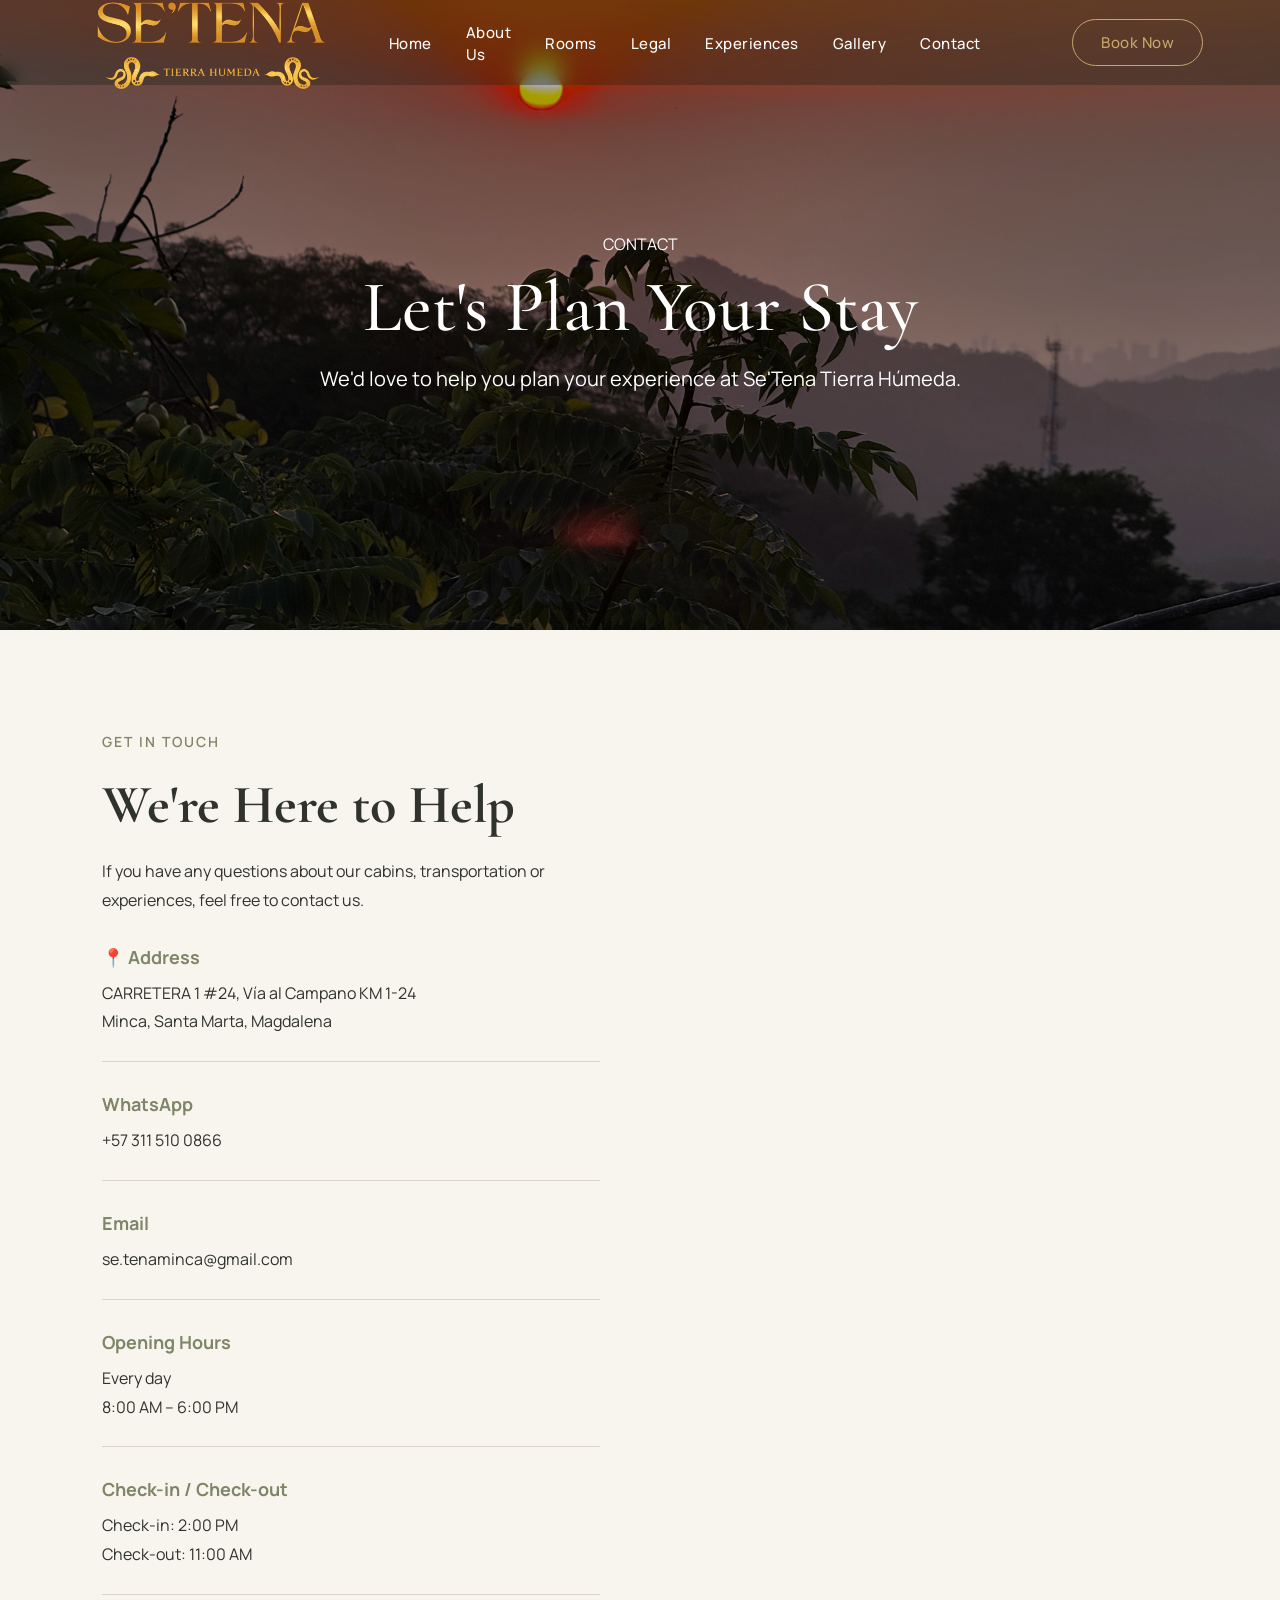
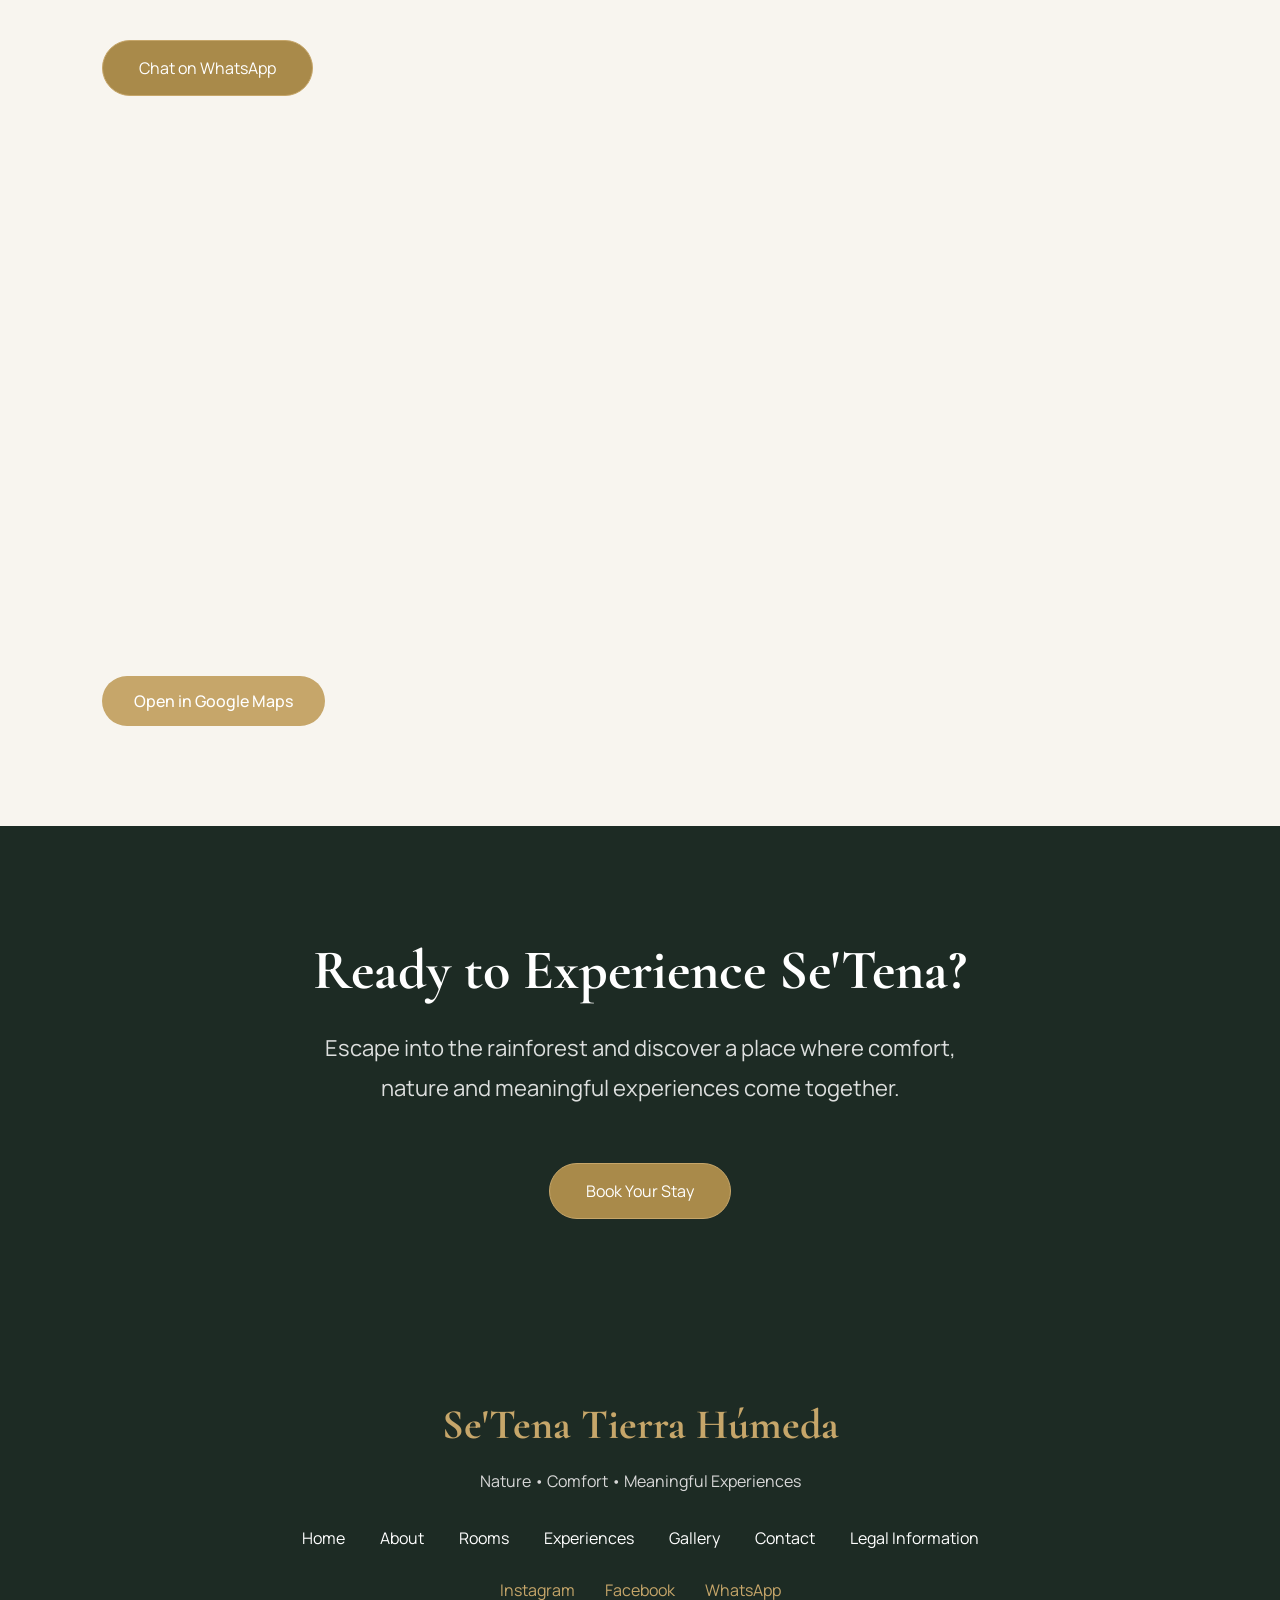
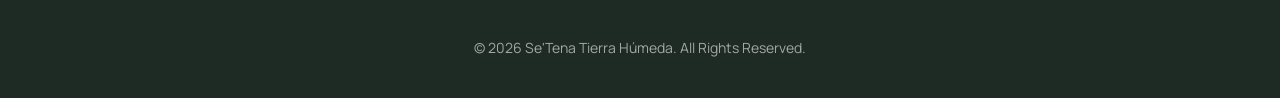
<file: contact.html>
<!DOCTYPE html>
<html lang="en">

<head>

<meta charset="UTF-8">
<meta name="viewport" content="width=device-width, initial-scale=1.0">

<title>Contact | Se'Tena Tierra Húmeda</title>

<link rel="stylesheet" href="css/variables.css">
<link rel="stylesheet" href="css/style.css">
<link rel="stylesheet" href="css/navbar.css">
<link rel="stylesheet" href="css/responsive.css">

<link rel="preconnect" href="https://fonts.googleapis.com">
<link rel="preconnect" href="https://fonts.gstatic.com" crossorigin>

<link href="https://fonts.googleapis.com/css2?family=Cormorant+Garamond:wght@500;600&family=Manrope:wght@300;400;500;600&display=swap" rel="stylesheet">
<!-- Google tag (gtag.js) -->
<script async src="https://www.googletagmanager.com/gtag/js?id=G-13XBKJQEXN"></script>
<script>
  window.dataLayer = window.dataLayer || [];
  function gtag(){dataLayer.push(arguments);}
  gtag('js', new Date());

  gtag('config', 'G-13XBKJQEXN');
</script>
</head>

<body>

<nav>

<div class="nav-left">

<a href="index.html" class="logo">

<img src="images/logo-white.png" alt="Se'Tena">

</a>

</div>

<button class="menu-toggle" id="menu-toggle">

☰

</button>

<div class="nav-center">

<ul>

<li><a href="index.html">Home</a></li>
<li><a href="about.html">About Us</a></li>
<li><a href="rooms.html">Rooms</a></li>
  <li><a href="legal.html">Legal</a></li>
<li><a href="experiences.html">Experiences</a></li>
<li><a href="gallery.html">Gallery</a></li>
<li><a href="contact.html">Contact</a></li>

</ul>

</div>

<div class="nav-right">

<a href="https://engine.lobbypms.com/setena-tierra-humeda"
class="book-btn"
target="_blank">

Book Now

</a>

</div>

</nav>

<header class="contact-hero">

<div class="about-overlay">

<span>CONTACT</span>

<h1>

Let's Plan
Your Stay

</h1>

<p>

We'd love to help you plan your experience at Se'Tena Tierra Húmeda.

</p>

</div>

</header>

<section class="contact-section">

<div class="contact-container">

<div class="contact-info">

<span class="section-subtitle">

GET IN TOUCH

</span>

<h2>

We're Here to Help

</h2>

<p>

If you have any questions about our cabins, transportation or experiences, feel free to contact us.

</p>

<div class="contact-card">

<h3>📍 Address</h3>

<p>

CARRETERA 1 #24, Vía al Campano KM 1-24<br>

Minca, Santa Marta, Magdalena

</p>

</div>

<div class="contact-card">

<h3> WhatsApp</h3>

<p>

+57 311 510 0866

</p>

</div>

<div class="contact-card">

<h3>Email</h3>

<p>

se.tenaminca@gmail.com

</p>

</div>

<div class="contact-card">

<h3> Opening Hours</h3>

<p>

Every day<br>

8:00 AM – 6:00 PM

</p>

</div>

<div class="contact-card">

<h3>Check-in / Check-out</h3>

<p>

Check-in: 2:00 PM<br>

Check-out: 11:00 AM

</p>

</div>

<a href="https://wa.me/573115100866"

class="hero-btn"

target="_blank">

Chat on WhatsApp

</a>

</div>
</div>

<div class="contact-map">

    <iframe
        src="https://www.google.com/maps/embed?pb=!1m18!1m12!1m3!1d502.44203789498187!2d-74.1077663331646!3d11.143797311449756!2m3!1f0!2f0!3f0!3m2!1i1024!2i768!4f13.1!3m3!1m2!1s0x8ef4f1874cd0b0bb%3A0xf02704dbe05af448!2sSeTena%20Tierra%20Humeda!5e0!3m2!1ses-419!2sco!4v1784142519962!5m2!1ses-419!2sco"
        width="100%"
        height="550"
        style="border:0;"
        allowfullscreen=""
        loading="lazy"
        referrerpolicy="strict-origin-when-cross-origin">

    </iframe>

    <a href="https://maps.app.goo.gl/NS21nCgKyqKjajK96"
       class="map-btn"
       target="_blank">

        Open in Google Maps

    </a>

</div>

</div>

</section>

<section class="about-cta">

    <h2>
        Ready to Experience Se'Tena?
    </h2>

    <p>

        Escape into the rainforest and discover a place where comfort,
        nature and meaningful experiences come together.

    </p>

    <a href="https://engine.lobbypms.com/setena-tierra-humeda"
       class="hero-btn"
       target="_blank">

        Book Your Stay

    </a>

</section>

<footer>

    <h3>Se'Tena Tierra Húmeda</h3>

    <p>

        Nature • Comfort • Meaningful Experiences

    </p>

    <div class="footer-links">

        <a href="index.html">Home</a>

        <a href="about.html">About</a>

        <a href="rooms.html">Rooms</a>

        <a href="experiences.html">Experiences</a>

        <a href="gallery.html">Gallery</a>

        <a href="contact.html">Contact</a>
      <a href="legal.html">Legal Information</a>

    </div>

    <div class="footer-social">

        <a href="https://www.instagram.com/se.tena_minca/"
           target="_blank">

            Instagram

        </a>

        <a href="https://www.facebook.com/profile.php?id=61589246484789&ref=PROFILE_EDIT_xav_ig_profile_page_web#"
           target="_blank">

            Facebook

        </a>

        <a href="https://wa.me/573115100866"
           target="_blank">

            WhatsApp

        </a>

    </div>

    <small>

        © 2026 Se'Tena Tierra Húmeda. All Rights Reserved.

    </small>

</footer>

<script src="js/main.js"></script>

</body>

</html>
</file>
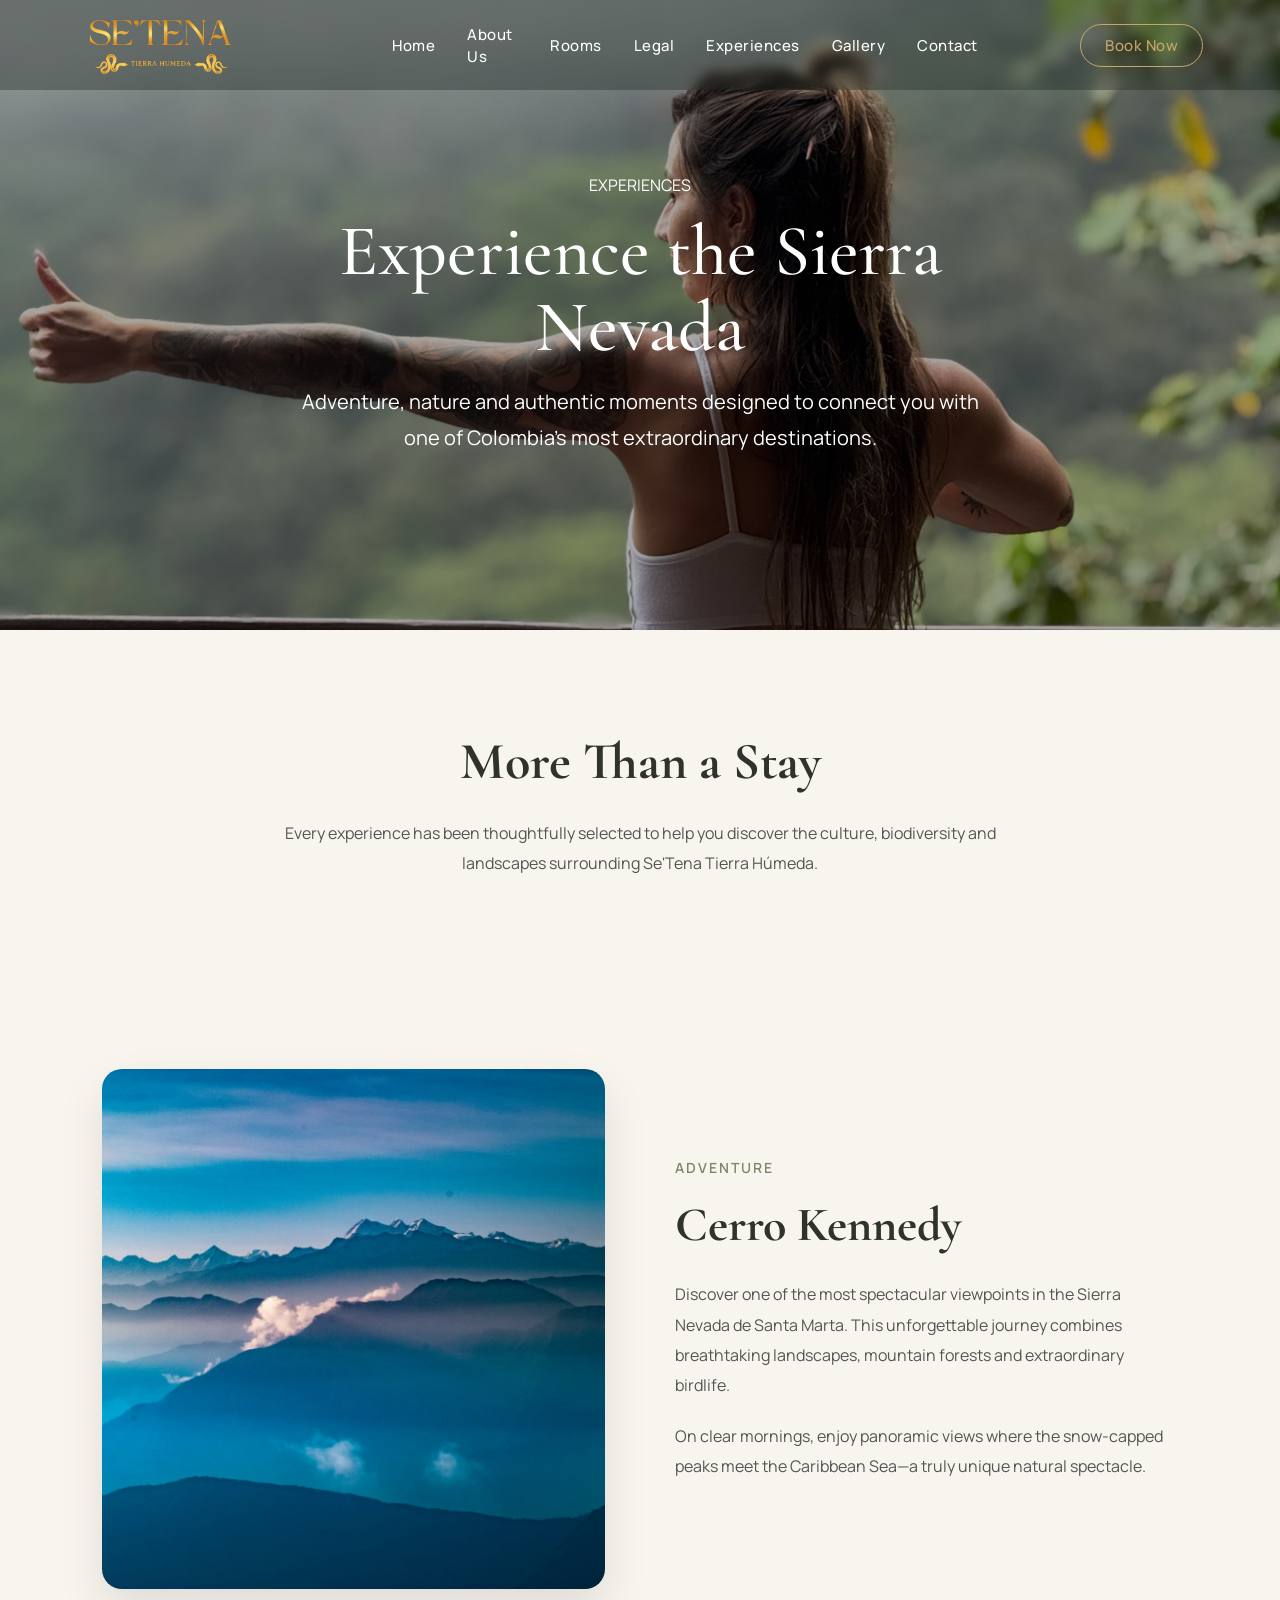
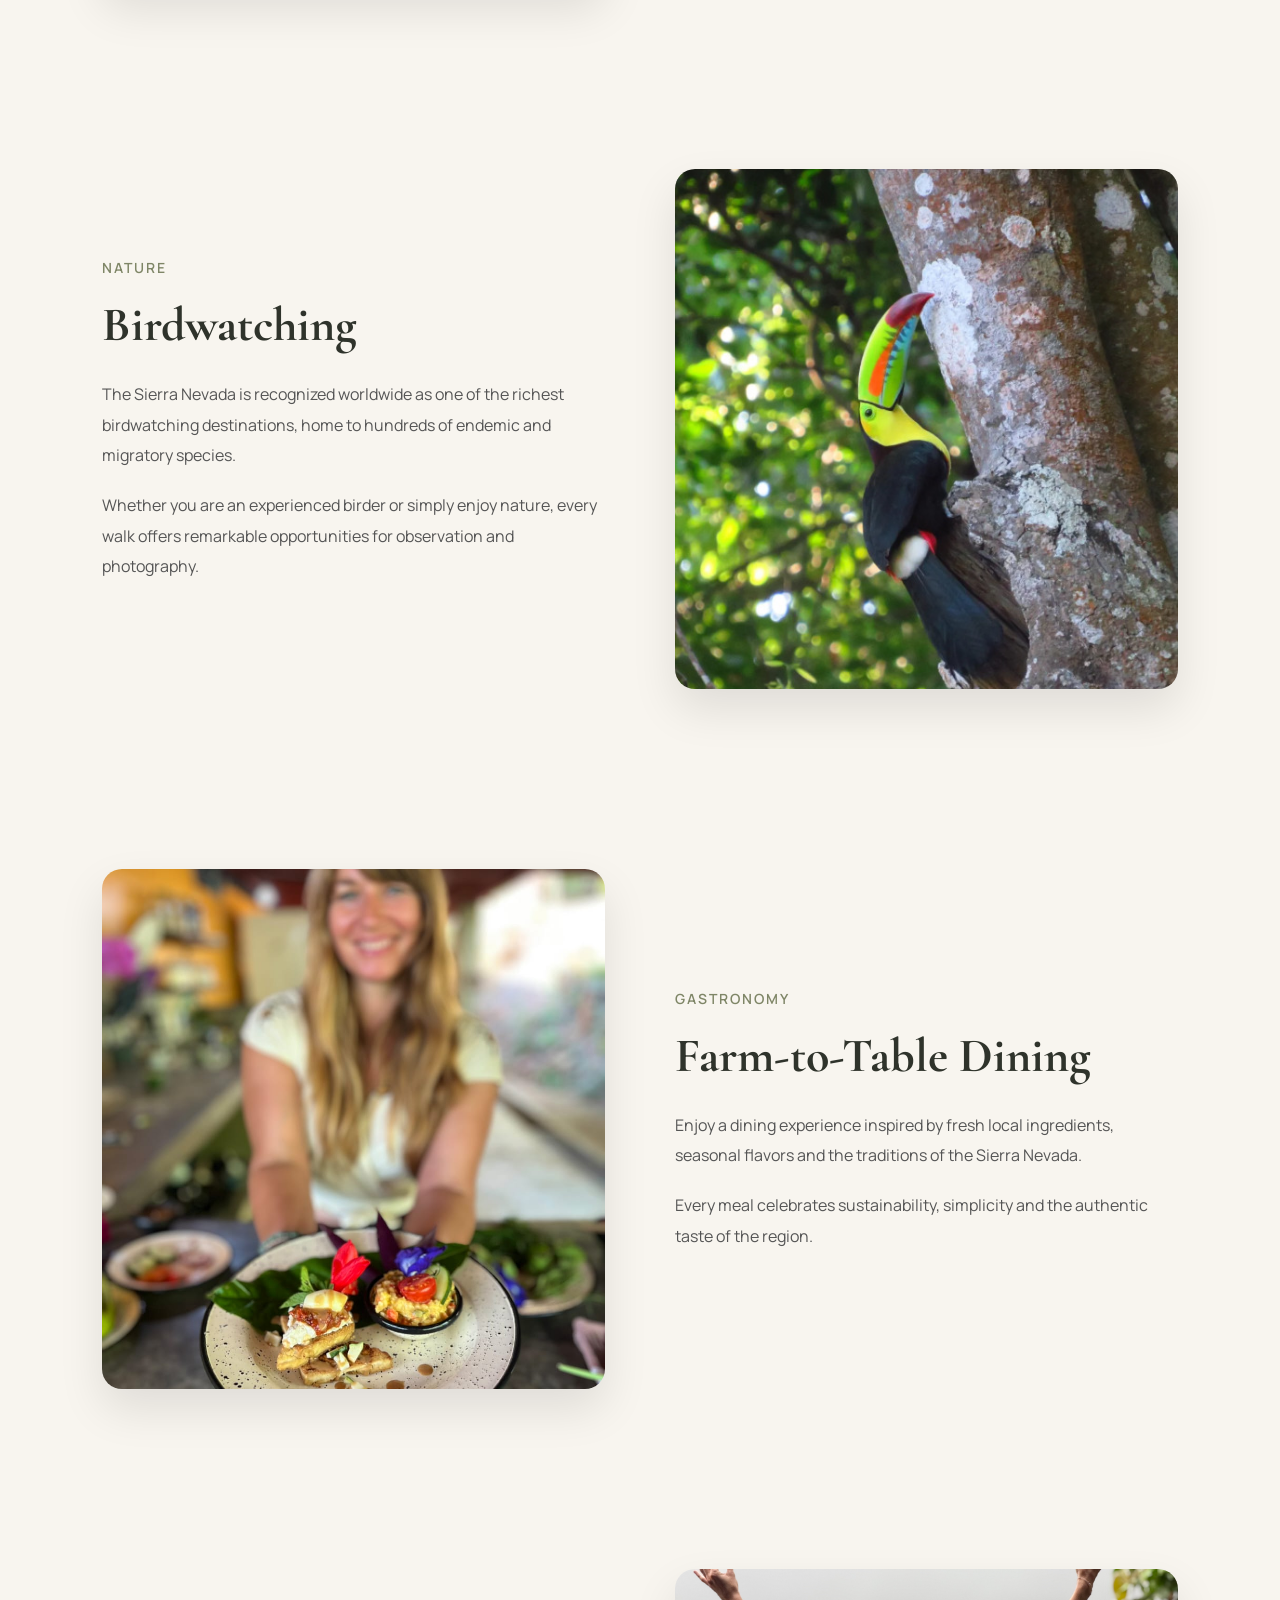
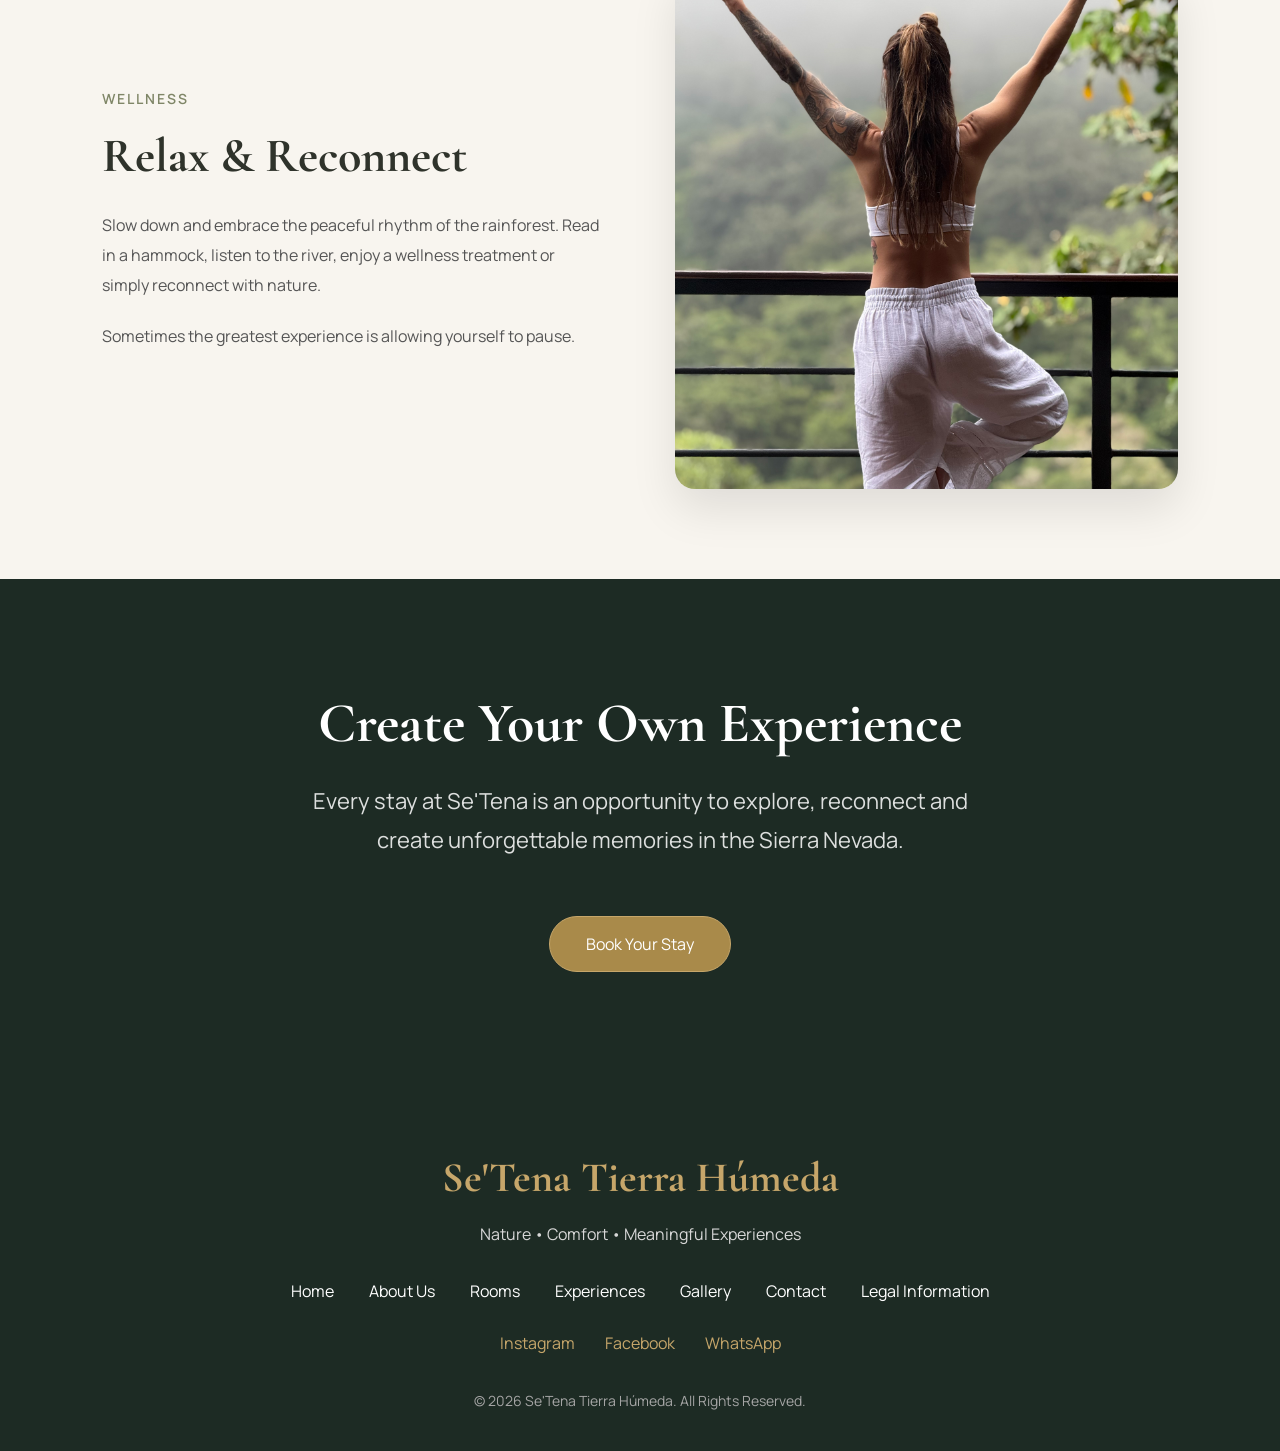
<file: experiences.html>
<!DOCTYPE html>
<html lang="en">

<head>

<meta charset="UTF-8">
<meta name="viewport" content="width=device-width, initial-scale=1.0">

<title>Experiences | Se'Tena Tierra Húmeda</title>

<link rel="stylesheet" href="css/variables.css">
<link rel="stylesheet" href="css/style.css">
<link rel="stylesheet" href="css/responsive.css">

<link rel="preconnect" href="https://fonts.googleapis.com">
<link rel="preconnect" href="https://fonts.gstatic.com" crossorigin>

<link href="https://fonts.googleapis.com/css2?family=Cormorant+Garamond:wght@500;600&family=Manrope:wght@300;400;500;600&display=swap" rel="stylesheet">
<!-- Google tag (gtag.js) -->
<script async src="https://www.googletagmanager.com/gtag/js?id=G-13XBKJQEXN"></script>
<script>
  window.dataLayer = window.dataLayer || [];
  function gtag(){dataLayer.push(arguments);}
  gtag('js', new Date());

  gtag('config', 'G-13XBKJQEXN');
</script>
</head>

<body>

<nav>

<div class="nav-left">

<a href="index.html" class="logo">

<img src="images/logo-white.png" alt="Se'Tena">

</a>

</div>

<button class="menu-toggle" id="menu-toggle">

☰

</button>

<div class="nav-center">

<ul>

<li><a href="index.html">Home</a></li>
<li><a href="about.html">About Us</a></li>
<li><a href="rooms.html">Rooms</a></li>
  <li><a href="legal.html">Legal</a></li>
<li><a href="experiences.html">Experiences</a></li>
<li><a href="gallery.html">Gallery</a></li>
<li><a href="contact.html">Contact</a></li>

</ul>

</div>

<div class="nav-right">

<a href="https://engine.lobbypms.com/setena-tierra-humeda"

class="book-btn"

target="_blank">

Book Now

</a>

</div>

</nav>

<header class="experience-hero">

<div class="about-overlay">

<span>EXPERIENCES</span>

<h1>

Experience the Sierra Nevada

</h1>

<p>

Adventure, nature and authentic moments designed to connect you with one of Colombia's most extraordinary destinations.

</p>

</div>

</header>

<section class="experience-intro">

<h2>

More Than a Stay

</h2>

<p>

Every experience has been thoughtfully selected to help you discover the culture, biodiversity and landscapes surrounding Se'Tena Tierra Húmeda.

</p>

</section>
    <!-- ==========================
     CERRO KENNEDY
========================== -->

<section class="experience-section">

    <div class="experience-image">

        <img src="images/experience-kennedy.jpg"
             alt="Cerro Kennedy">

    </div>

    <div class="experience-text">

        <span class="section-subtitle">

            ADVENTURE

        </span>

        <h2>

            Cerro Kennedy

        </h2>

        <p>

            Discover one of the most spectacular viewpoints in the Sierra Nevada de Santa Marta. This unforgettable journey combines breathtaking landscapes, mountain forests and extraordinary birdlife.

        </p>

        <p>

            On clear mornings, enjoy panoramic views where the snow-capped peaks meet the Caribbean Sea—a truly unique natural spectacle.

        </p>

    </div>

</section>

<!-- ==========================
     BIRDWATCHING
========================== -->

<section class="experience-section reverse">

    <div class="experience-image">

        <img src="images/experience-birds.jpg"
             alt="Birdwatching">

    </div>

    <div class="experience-text">

        <span class="section-subtitle">

            NATURE

        </span>

        <h2>

            Birdwatching

        </h2>

        <p>

            The Sierra Nevada is recognized worldwide as one of the richest birdwatching destinations, home to hundreds of endemic and migratory species.

        </p>

        <p>

            Whether you are an experienced birder or simply enjoy nature, every walk offers remarkable opportunities for observation and photography.

        </p>

    </div>

</section>

<!-- ==========================
     FARM TO TABLE
========================== -->

<section class="experience-section">

    <div class="experience-image">

        <img src="images/experience-dining.jpg"
             alt="Farm to Table">

    </div>

    <div class="experience-text">

        <span class="section-subtitle">

            GASTRONOMY

        </span>

        <h2>

            Farm-to-Table Dining

        </h2>

        <p>

            Enjoy a dining experience inspired by fresh local ingredients, seasonal flavors and the traditions of the Sierra Nevada.

        </p>

        <p>

            Every meal celebrates sustainability, simplicity and the authentic taste of the region.

        </p>

    </div>

</section>

<!-- ==========================
     WELLNESS
========================== -->

<section class="experience-section reverse">

    <div class="experience-image">

        <img src="images/experience-relax.jpg"
             alt="Relax">

    </div>

    <div class="experience-text">

        <span class="section-subtitle">

            WELLNESS

        </span>

        <h2>

            Relax & Reconnect

        </h2>

        <p>

            Slow down and embrace the peaceful rhythm of the rainforest. Read in a hammock, listen to the river, enjoy a wellness treatment or simply reconnect with nature.

        </p>

        <p>

            Sometimes the greatest experience is allowing yourself to pause.

        </p>

    </div>

</section>

<section class="about-cta">

    <h2>

        Create Your Own Experience

    </h2>

    <p>

        Every stay at Se'Tena is an opportunity to explore, reconnect and create unforgettable memories in the Sierra Nevada.

    </p>

    <a href="https://engine.lobbypms.com/setena-tierra-humeda"

       class="hero-btn"

       target="_blank">

        Book Your Stay

    </a>

</section>

<!-- ==========================
     FOOTER
========================== -->

<footer>

    <div class="footer-content">

        <h3>

            Se'Tena Tierra Húmeda

        </h3>

        <p>

            Nature • Comfort • Meaningful Experiences

        </p>

        <div class="footer-links">

            <a href="index.html">Home</a>

            <a href="about.html">About Us</a>

            <a href="rooms.html">Rooms</a>

            <a href="experiences.html">Experiences</a>

            <a href="gallery.html">Gallery</a>

            <a href="contact.html">Contact</a>
          <a href="legal.html">Legal Information</a>

        </div>

        <div class="footer-social">

            <a href="https://www.instagram.com/se.tena_minca/" target="_blank">

                Instagram

            </a>

            <a href="https://www.facebook.com/profile.php?id=61589246484789&ref=PROFILE_EDIT_xav_ig_profile_page_web#" target="_blank">

                Facebook

            </a>

            <a href="https://wa.me/573115100866" target="_blank">

                WhatsApp

            </a>

        </div>

        <small>

            © 2026 Se'Tena Tierra Húmeda. All Rights Reserved.

        </small>

    </div>

</footer>
<script src="js/main.js"></script>

</body>

</html>
</file>
<file: css/variables.css>
:root{

    --color-primary:#264238;
    --color-secondary:#B89D6A;
    --color-light:#F8F5EF;
    --color-dark:#2F332B;
    --color-white:#FFFFFF;

    --font-title:'Cormorant Garamond', serif;
    --font-body:'Manrope', sans-serif;

    --transition:.3s ease;

}
</file>
<file: css/style.css>
/* ==========================
   RESET
========================== */

*{
    margin:0;
    padding:0;
    box-sizing:border-box;
}

body{
    font-family:'Manrope',sans-serif;
    background:#f8f5ef;
    color:#2f332b;
}

/* ==========================
   NAVBAR
========================== */

nav{

    position:fixed;
    top:0;
    left:0;

    width:100%;
    height:90px;

    display:flex;
    justify-content:space-between;
    align-items:center;

    padding:0 6%;

    background:rgba(25,35,30,.35);

    backdrop-filter:blur(6px);
    -webkit-backdrop-filter:blur(6px);

    z-index:1000;

}

.nav-left{

    flex:1.4;

}

.nav-center{

    flex:2.6;

}

.nav-right{

    flex:1;

    display:flex;
    justify-content:flex-end;
    align-items:center;

}

.logo{

    display:flex;
    align-items:center;

}

.logo img{

    width:auto;

    height:70px;

    display:block;

}

nav ul{

    display:flex;
    flex-direction:row;
    justify-content:center;
    align-items:center;

    gap:32px;

    list-style:none;

}

nav li{

    list-style:none;

}

nav a{

    color:white;
    text-decoration:none;

    font-size:15px;
    font-weight:500;

    letter-spacing:.5px;

    transition:.3s;

}

nav a:hover{

    opacity:.75;

}

.book-btn{

    border:1px solid #C6A66A;

    color:#C6A66A;

    border-radius:50px;

    padding:10px 24px;

    transition:.3s;

}

.book-btn:hover{

    background:#C6A66A;

    color:white;

}

/* ==========================
   HERO
========================== */

header{

    height:100vh;

    background-image:
        linear-gradient(
            rgba(0,0,0,.35),
            rgba(0,0,0,.35)
        ),
        url("../images/backgroundimage.jpg");

    background-size:cover;
    background-position:center;

    display:flex;
    flex-direction:column;

    justify-content:center;
    align-items:center;

    text-align:center;

    color:white;

    padding:0 20px;

}

header h1{

    font-family:'Cormorant Garamond',serif;

    font-size:72px;
    font-weight:500;

    max-width:900px;

    line-height:1.05;

}

header p{

    margin-top:25px;

    max-width:720px;

    font-size:22px;

    line-height:1.7;

}

.hero-btn{

    margin-top:45px;

    display:inline-block;

    border:1px solid #C6A66A;

    color:#C6A66A;

    text-decoration:none;

    padding:14px 34px;

    border-radius:50px;

    transition:.3s;

}

.hero-btn:hover{

    background:#C6A66A;

    color:white;

}

/* ==========================
   WELCOME
========================== */

.welcome{

    padding:120px 10%;

    background:#f8f5ef;

    text-align:center;

}

.welcome h2{

    font-size:16px;

    letter-spacing:4px;

    color:#8C7A52;

    margin-bottom:25px;

}

.welcome h3{

    font-family:'Cormorant Garamond',serif;

    font-size:56px;

    font-weight:500;

    line-height:1.2;

    margin-bottom:35px;

}

.welcome p{

    max-width:700px;

    margin:auto;

    font-size:19px;

    line-height:1.9;

}

.story-btn{

    display:inline-block;

    margin-top:45px;

    padding:14px 34px;

    border:1px solid #2F332B;

    color:#2F332B;

    text-decoration:none;

    border-radius:50px;

    transition:.3s;

}

.story-btn:hover{

    background:#2F332B;

    color:white;

}

/* ==========================
   LOBBY PMS
========================== */

.ldrs-header{

    display:none;

}

/* ==================================================
   ABOUT HERO
================================================== */

.about-hero{

    height:100vh;

    background-image:
    linear-gradient(
    rgba(0,0,0,.35),
    rgba(0,0,0,.35)
    ),
    url("../images/about-hero.jpg");

    background-size:cover;
    background-position:center;

    display:flex;
    justify-content:center;
    align-items:center;

    text-align:center;

    color:white;

}

.about-overlay{

    max-width:850px;
    padding:20px;

}

.about-overlay h1{

    font-family:'Cormorant Garamond',serif;

    font-size:90px;

    font-weight:500;

    margin-bottom:25px;

}

.about-overlay p{

    font-size:26px;

    line-height:1.8;

}

/* ==================================================
   OUR STORY
================================================== */

.our-story{

    padding:140px 8%;

    background:#F8F5EF;

}

.story-container{

    max-width:1400px;

    margin:auto;

    display:grid;

    grid-template-columns:1fr 1fr;

    gap:90px;

    align-items:center;

}

.section-subtitle{

    color:#B28A46;

    letter-spacing:5px;

    font-size:14px;

    font-weight:600;

}

.story-text h2{

    font-family:'Cormorant Garamond',serif;

    font-size:62px;

    font-weight:500;

    line-height:1.15;

    margin:20px 0 35px;

}

.story-text p{

    font-size:18px;

    line-height:2;

    margin-bottom:25px;

}

.story-image img{

    width:100%;

    border-radius:14px;

    display:block;

}

/* ==================================================
   PHILOSOPHY
================================================== */

.philosophy{

    padding:140px 8%;

    background:white;

    text-align:center;

}

.philosophy h2{

    font-family:'Cormorant Garamond',serif;

    font-size:60px;

    margin-bottom:70px;

}

.philosophy-grid{

    display:grid;

    grid-template-columns:repeat(3,1fr);

    gap:40px;

    max-width:1400px;

    margin:auto;

}

.card{

    padding:50px;

    border:1px solid #e6e1d8;

    border-radius:15px;

    transition:.35s;

}

.card:hover{

    transform:translateY(-8px);

    box-shadow:0 20px 45px rgba(0,0,0,.08);

}

.card h3{

    font-family:'Cormorant Garamond',serif;

    font-size:34px;

    margin-bottom:20px;

}

.card p{

    line-height:1.9;

}

/* ==================================================
   TEAM
================================================== */

.team{

    padding:140px 8%;

    background:#F8F5EF;

    text-align:center;

}

.team h2{

    font-family:'Cormorant Garamond',serif;

    font-size:60px;

}

.team p{

    max-width:750px;

    margin:25px auto 70px;

    line-height:1.9;

}

.team-gallery{

    display:grid;

    grid-template-columns:repeat(3,1fr);

    gap:35px;

}

.team-gallery img{

    width:100%;

    border-radius:14px;

    display:block;

    transition:.35s;

}

.team-gallery img:hover{

    transform:scale(1.03);

}

/* ==================================================
   VISION
================================================== */

.vision{

    padding:140px 10%;

    text-align:center;

    background:white;

}

.vision h2{

    font-family:'Cormorant Garamond',serif;

    font-size:60px;

    margin-bottom:35px;

}

.vision p{

    max-width:900px;

    margin:20px auto;

    line-height:2;

    font-size:19px;

}

/* ==================================================
   CTA
================================================== */

.about-cta{

    padding:170px 10%;

    background-image:
    linear-gradient(
    rgba(0,0,0,.35),
    rgba(0,0,0,.35)
    ),
    url("../images/backgroundimage.jpg");

    background-size:cover;

    background-position:center;

    text-align:center;

    color:white;

}

.about-cta h2{

    font-family:'Cormorant Garamond',serif;

    font-size:72px;

    margin-bottom:25px;

}

.about-cta p{

    font-size:22px;

    margin-bottom:45px;

}

/* ==================================================
   ROOMS PAGE
================================================== */

/* HERO */

.rooms-hero{

    height:100vh;

    background-image:
    linear-gradient(
    rgba(0,0,0,.40),
    rgba(0,0,0,.40)
    ),
    url("../images/room-sol-hero.jpg");

    background-size:cover;
    background-position:center;

    display:flex;
    justify-content:center;
    align-items:center;

    text-align:center;

    color:white;

}

.rooms-intro{

    padding:120px 8%;

    background:#F8F5EF;

    text-align:center;

}

.rooms-intro h2{

    font-family:'Cormorant Garamond',serif;

    font-size:58px;

    margin:20px 0;

}

.rooms-intro p{

    max-width:900px;

    margin:auto;

    line-height:2;

    font-size:18px;

}

/* ==================================================
   ROOM SECTION
================================================== */

.room-section{

    padding:120px 8%;

    background:white;

}

.room-section.light{

    background:#F8F5EF;

}

.room-container{

    display:grid;

    grid-template-columns:1fr 1fr;

    gap:80px;

    align-items:center;

    max-width:1400px;

    margin:auto;

}

.room-container.reverse .room-text{

    order:1;

}

.room-container.reverse .room-image{

    order:2;

}

.room-image img{

    width:100%;

    display:block;

    border-radius:18px;

}

.room-text h2{

    font-family:'Cormorant Garamond',serif;

    font-size:58px;

    margin:15px 0 25px;

}

.room-text p{

    font-size:18px;

    line-height:2;

}

/* ==================================================
   SPECS
================================================== */

.room-specs{

    display:grid;

    grid-template-columns:repeat(2,1fr);

    gap:20px;

    margin:45px 0;

}

.room-specs div{

    padding:22px;

    background:#f6f3ed;

    border-radius:12px;

}

.room-specs strong{

    color:#A98A4A;

}

/* ==================================================
   FEATURES
================================================== */

.room-text h3{

    margin-top:35px;

    margin-bottom:20px;

    font-family:'Cormorant Garamond',serif;

    font-size:32px;

}

.room-features{

    padding-left:20px;

    margin-bottom:45px;

}

.room-features li{

    margin-bottom:12px;

    line-height:1.8;

}

/* ==================================================
   GALLERY
================================================== */

.room-gallery{

    max-width:1400px;

    margin:0 auto 120px;

    padding:0 8%;

    display:grid;

    grid-template-columns:repeat(4,1fr);

    gap:20px;

}

.room-gallery img{

    width:100%;

    height:260px;

    object-fit:cover;

    border-radius:15px;

    transition:.35s;

    cursor:pointer;

}

.room-gallery img:hover{

    transform:scale(1.04);

}

/* ==================================================
   LAYOUT
================================================== */

.layout-section{

    padding:120px 8%;

    background:white;

}

.layout-section h2{

    text-align:center;

    font-family:'Cormorant Garamond',serif;

    font-size:55px;

    margin-bottom:60px;

}

.layout-grid{

    display:grid;

    grid-template-columns:repeat(2,1fr);

    gap:45px;

    max-width:1200px;

    margin:auto;

}

.layout-card{

    padding:45px;

    border:1px solid #e7e3dc;

    border-radius:18px;

}

.layout-card h3{

    font-family:'Cormorant Garamond',serif;

    font-size:34px;

    margin-bottom:25px;

}

.layout-card ul{

    padding-left:20px;

}

.layout-card li{

    margin-bottom:14px;

    line-height:1.8;

}

/* ==================================================
   WHY SECTION
================================================== */

.why-section{

    padding:130px 8%;

    background:#F8F5EF;

    text-align:center;

}

.why-section h2{

    font-family:'Cormorant Garamond',serif;

    font-size:58px;

    margin:20px 0 30px;

}

.why-section p{

    max-width:900px;

    margin:auto;

    line-height:2;

}

.why-grid{

    display:grid;

    grid-template-columns:repeat(4,1fr);

    gap:30px;

    margin-top:70px;

}

.why-card{

    background:white;

    padding:40px;

    border-radius:16px;

    transition:.3s;

}

.why-card:hover{

    transform:translateY(-8px);

    box-shadow:0 15px 40px rgba(0,0,0,.08);

}

.why-card h3{

    font-family:'Cormorant Garamond',serif;

    margin-bottom:15px;

    font-size:30px;

}

/* ==================================================
   BUTTON
================================================== */

.hero-btn{

    display:inline-block;

    margin-top:15px;

    padding:16px 36px;

    border-radius:50px;

    background:#A98A4A;

    color:white;

    text-decoration:none;

    transition:.3s;

}

.hero-btn:hover{

    background:#8f733d;

}

/* =====================================
   MOBILE MENU
===================================== */

.menu-toggle{

    display:none;

    background:none;

    border:none;

    color:white;

    font-size:36px;

    cursor:pointer;

    padding:8px;

    z-index:10000;

}
/* ==========================
   ROOM HERO
========================== */

.room-hero{

    width:100%;

    margin:90px 0 50px;

}

.room-hero img{

    width:100%;

    height:75vh;

    object-fit:cover;

    display:block;

    border-radius:18px;

}
/* ==========================
   CONTACT
========================== */

.contact-hero{

    height:70vh;

    background:
    linear-gradient(rgba(0,0,0,.35),rgba(0,0,0,.35)),
    url("../images/contact-hero.jpg");

    background-size:cover;
    background-position:center center;

    display:flex;
    justify-content:center;
    align-items:center;

    text-align:center;

    color:white;

}

.contact-hero h1{

    font-family:'Cormorant Garamond',serif;

    font-size:72px;

    margin:15px 0;

}

.contact-hero p{

    font-size:20px;

    max-width:650px;

    margin:auto;

}

.contact-section{

    padding:100px 8%;

    background:#f8f5ef;

}

.contact-container{

    display:grid;

    grid-template-columns:1fr 1fr;

    gap:80px;

    align-items:start;

}

.contact-info h2{

    font-family:'Cormorant Garamond',serif;

    font-size:54px;

    margin:20px 0;

}

.contact-info p{

    line-height:1.8;

}

.contact-card{

    margin-top:30px;

    padding-bottom:25px;

    border-bottom:1px solid #d8d2c8;

}

.contact-card h3{

    color:#7f8667;

    margin-bottom:10px;

    font-size:18px;

}

.contact-map iframe{

    width:100%;

    border-radius:18px;

    min-height:550px;

}

.contact-info .hero-btn{

    margin-top:45px;

    display:inline-block;

}

/* ==========================
   FOOTER
========================== */

footer{

    background:#1d2b24;

    color:white;

    padding:70px 8% 40px;

    text-align:center;

}

footer h3{

    font-family:'Cormorant Garamond',serif;

    font-size:42px;

    color:#C6A66A;

    margin-bottom:20px;

}

footer p{

    color:#d8d8d8;

    margin-bottom:35px;

}

.footer-links{

    display:flex;

    justify-content:center;

    gap:35px;

    flex-wrap:wrap;

    margin-bottom:30px;

}

.footer-links a{

    color:white;

    text-decoration:none;

    transition:.3s;

}

.footer-links a:hover{

    color:#C6A66A;

}

.footer-social{

    display:flex;

    justify-content:center;

    gap:30px;

    margin-bottom:35px;

}

.footer-social a{

    color:#C6A66A;

    text-decoration:none;

}

footer small{

    color:#a5a5a5;

    font-size:14px;

}
.map-btn{

    display:inline-block;

    margin-top:25px;

    padding:14px 32px;

    background:#C6A66A;

    color:white;

    text-decoration:none;

    border-radius:40px;

    transition:.3s;

    font-weight:500;

}

.map-btn:hover{

    background:#1d2b24;

}
/* ==========================
   GALLERY HERO
========================== */

.gallery-hero{

    height:70vh;

    background:
    linear-gradient(rgba(0,0,0,.35),rgba(0,0,0,.35)),
    url("../images/gallery-hero.jpg");

    background-size:cover;
    background-position:center;

    display:flex;
    justify-content:center;
    align-items:center;

    text-align:center;

    color:white;

}

.gallery-hero h1{

    font-family:'Cormorant Garamond',serif;

    font-size:72px;

    margin:18px 0;

}

.gallery-hero p{

    font-size:20px;

    max-width:700px;

    margin:auto;

    line-height:1.8;

}

/* ==========================
   INTRO
========================== */

.gallery-intro{

    padding:100px 8%;

    text-align:center;

    background:#f8f5ef;

}

.gallery-intro h2{

    font-family:'Cormorant Garamond',serif;

    font-size:52px;

    margin-bottom:25px;

}

.gallery-intro p{

    max-width:760px;

    margin:auto;

    line-height:1.9;

    color:#555;

}

/* ==========================
   GALLERY SECTIONS
========================== */

.gallery-category{

    padding:90px 8%;

}

.gallery-category h2{

    font-family:'Cormorant Garamond',serif;

    font-size:46px;

    text-align:center;

    margin-bottom:25px;

}

.gallery-text{

    max-width:800px;

    margin:0 auto 45px;

    text-align:center;

    line-height:1.9;

    color:#666;

}

/* ==========================
   GRID
========================== */

.gallery-grid{

    display:grid;

    grid-template-columns:repeat(2,1fr);

    gap:28px;

}

.gallery-grid img{

    width:100%;

    height:380px;

    object-fit:cover;

    border-radius:18px;

    transition:.45s;

    cursor:pointer;

    box-shadow:0 12px 30px rgba(0,0,0,.08);

}

.gallery-grid img:hover{

    transform:scale(1.04);

}

/* ==========================
   PANORAMIC IMAGE
========================== */

.gallery-banner{

    padding:20px 8% 90px;

}

.gallery-banner img{

    width:100%;

    height:650px;

    object-fit:cover;

    border-radius:24px;

    display:block;

    box-shadow:0 20px 45px rgba(0,0,0,.12);

}

/* ==========================
   CTA
========================== */

.about-cta{

    text-align:center;

    padding:110px 8%;

    background:#1D2B24;

    color:white;

}

.about-cta h2{

    font-family:'Cormorant Garamond',serif;

    font-size:56px;

    margin-bottom:25px;

    color:white;

}

.about-cta p{

    max-width:700px;

    margin:auto;

    line-height:1.8;

    margin-bottom:40px;

    color:rgba(255,255,255,.85);

}

}

.about-cta h2{

    font-family:'Cormorant Garamond',serif;

    font-size:56px;

    margin-bottom:25px;

}

.about-cta p{

    max-width:700px;

    margin:auto;

    line-height:1.8;

    margin-bottom:40px;

}
/* ==========================
   LIGHTBOX
========================== */

.lightbox{

    position:fixed;

    top:0;
    left:0;

    width:100%;
    height:100%;

    background:rgba(0,0,0,.92);

    display:none;

    justify-content:center;
    align-items:center;

    z-index:99999;

    padding:30px;

}

.lightbox.active{

    display:flex;

}

.lightbox img{

    max-width:90%;

    max-height:90%;

    border-radius:12px;

}

.close-lightbox{

    position:absolute;

    top:30px;

    right:40px;

    color:white;

    font-size:50px;

    cursor:pointer;

    font-weight:300;

}
/* ==========================
   EXPERIENCES HERO
========================== */

.experience-hero{

    height:70vh;

    background:
    linear-gradient(rgba(0,0,0,.35),rgba(0,0,0,.35)),
    url("../images/experience-hero.jpg");

    background-size:cover;
    background-position:center top;

    display:flex;
    justify-content:center;
    align-items:center;

    text-align:center;

    color:white;

}

.experience-hero h1{

    font-family:'Cormorant Garamond',serif;

    font-size:72px;

    margin:18px 0;

}

.experience-hero p{

    max-width:700px;

    margin:auto;

    font-size:20px;

    line-height:1.8;

}

/* ==========================
   INTRO
========================== */

.experience-intro{

    padding:100px 8%;

    text-align:center;

    background:#f8f5ef;

}

.experience-intro h2{

    font-family:'Cormorant Garamond',serif;

    font-size:52px;

    margin-bottom:25px;

}

.experience-intro p{

    max-width:760px;

    margin:auto;

    line-height:1.9;

    color:#555;

}

/* ==========================
   EXPERIENCE SECTION
========================== */

.experience-section{

    padding:90px 8%;

    display:grid;

    grid-template-columns:1fr 1fr;

    gap:70px;

    align-items:center;

}

.experience-section.reverse{

    direction:rtl;

}

.experience-section.reverse>*{

    direction:ltr;

}

.experience-image img{

    width:100%;

    height:520px;

    object-fit:cover;

    border-radius:20px;

    display:block;

    box-shadow:0 20px 45px rgba(0,0,0,.10);

    transition:.4s;

}

.experience-image img:hover{

    transform:scale(1.02);

}

.experience-text h2{

    font-family:'Cormorant Garamond',serif;

    font-size:48px;

    margin:18px 0 25px;

}

.experience-text p{

    line-height:1.9;

    margin-bottom:20px;

    color:#555;

}

.section-subtitle{

    color:#7f8667;

    letter-spacing:2px;

    font-size:14px;

    font-weight:600;

}
/* ==========================
   DIGITAL NOMADS
========================== */

.digital-nomads{

    padding:120px 8%;

    background:#F8F5EF;

    text-align:center;

}

.digital-nomads h2{

    font-family:'Cormorant Garamond',serif;

    font-size:56px;

    color:#1D2B24;

    margin:20px 0;

}

.digital-nomads>p{

    max-width:780px;

    margin:0 auto 60px;

    line-height:1.9;

    color:#555;

}

.nomad-grid{

    display:grid;

    grid-template-columns:repeat(4,1fr);

    gap:30px;

}

.nomad-card{

    background:white;

    padding:40px 30px;

    border-radius:18px;

    box-shadow:0 12px 30px rgba(0,0,0,.08);

    transition:.35s;

}

.nomad-card:hover{

    transform:translateY(-8px);

}

.nomad-icon{

    display:block;

    font-size:28px;

    color:#A67C52;

    margin-bottom:20px;

    line-height:1;

}

.nomad-card h3{

    font-family:'Cormorant Garamond',serif;

    font-size:30px;

    color:#1D2B24;

    margin-bottom:15px;

}

.nomad-card p{

    color:#666;

    line-height:1.8;

}

/* ==========================
   SEO INTRO
========================== */

.seo-intro{

    max-width:900px;
    margin:100px auto;
    padding:0 30px;
    text-align:center;

}

.seo-intro h2{

    font-family:var(--title-font);
    font-size:48px;
    color:var(--green);
    margin-bottom:25px;

}

.seo-intro p{

    font-size:18px;
    line-height:1.9;
    color:var(--text-color);

}
/*=========================================
OPENING OFFER POPUP
=========================================*/

.popup-overlay{

    position:fixed;
    inset:0;
    background:rgba(15,25,20,.70);
    backdrop-filter:blur(8px);
    display:flex;
    justify-content:center;
    align-items:center;
    padding:30px;
    z-index:99999;

}

.popup-card{

    width:100%;
    max-width:560px;
    background:#1E352C;
    border:1px solid rgba(198,161,91,.35);
    border-radius:24px;
    padding:55px;
    text-align:center;
    position:relative;
    box-shadow:0 35px 80px rgba(0,0,0,.35);
    animation:popupFade .45s ease;

}

@keyframes popupFade{

    from{

        opacity:0;
        transform:translateY(20px) scale(.96);

    }

    to{

        opacity:1;
        transform:translateY(0) scale(1);

    }

}

.popup-close{

    position:absolute;
    top:18px;
    right:22px;
    background:none;
    border:none;
    color:#C6A15B;
    font-size:30px;
    cursor:pointer;
    transition:.3s;

}

.popup-close:hover{

    transform:rotate(90deg);
    color:#fff;

}

.popup-badge{

    display:inline-block;
    color:#C6A15B;
    font-family:'Cormorant Garamond',serif;
    font-size:2.1rem;
    font-weight:600;
    margin-bottom:28px;

}

.popup-card h2{

    color:white;
    font-family:'Cormorant Garamond',serif;
    font-size:2.7rem;
    font-weight:600;
    margin:0 0 20px;

}

.popup-card p{

    color:rgba(255,255,255,.90);
    font-size:1rem;
    line-height:1.9;
    margin-bottom:40px;

}

.popup-card strong{

    color:#F4E2B3;
    font-weight:600;

}

.popup-btn{

    display:inline-flex;
    align-items:center;
    justify-content:center;
    background:#C6A15B;
    color:#fff;
    text-decoration:none;
    padding:16px 42px;
    border-radius:50px;
    font-weight:600;
    font-size:1rem;
    transition:.35s;

}

.popup-btn:hover{

    background:#D8B56C;
    transform:translateY(-3px);

}

.popup-card small{

    display:block;
    margin-top:26px;
    color:rgba(255,255,255,.55);
    letter-spacing:2px;
    text-transform:uppercase;
    font-size:.75rem;

}

/*=========================
MOBILE
=========================*/

@media(max-width:768px){

.popup-overlay{

    padding:20px;

}

.popup-card{

    padding:40px 28px;

}

.popup-badge{

    font-size:1.7rem;

}

.popup-card h2{

    font-size:2.2rem;

}

.popup-card p{

    font-size:.95rem;
    line-height:1.7;

}

.popup-btn{

    width:100%;
    padding:16px;

}

}
/*=========================================
THE PEOPLE BEHIND SE'TENA
=========================================*/

.team-section{

    padding:120px 8%;
    background:#F8F6F1;

}

.team-section .section-subtitle{

    display:block;
    text-align:center;
    color:#A88A52;
    letter-spacing:3px;
    text-transform:uppercase;
    font-size:.85rem;
    margin-bottom:15px;

}

.team-section h2{

    text-align:center;
    font-family:'Cormorant Garamond',serif;
    font-size:3.3rem;
    color:#1E352C;
    margin-bottom:25px;
    line-height:1.15;

}

.team-intro{

    max-width:850px;
    margin:0 auto 90px;
    text-align:center;
    color:#5E5E5E;
    line-height:1.9;
    font-size:1.05rem;

}

/*=========================================
TEAM MEMBER
=========================================*/

.team-member{

    display:flex;
    align-items:center;
    gap:70px;
    margin-bottom:120px;
    position:relative;
    transition:.35s ease;

}

.team-member.reverse{

    flex-direction:row-reverse;

}

.team-member:last-child{

    margin-bottom:0;

}

/*=========================================
PHOTO
=========================================*/

.team-photo{

    flex:1;
    position:relative;
    overflow:hidden;
    border-radius:22px;
    box-shadow:0 20px 50px rgba(0,0,0,.12);
    transition:.45s;

}

.team-member:hover .team-photo{

    box-shadow:0 28px 70px rgba(0,0,0,.18);

}

.team-photo img{

    width:100%;
    height:560px;
    object-fit:cover;
    object-position:center;
    display:block;
    transition:transform .7s ease;

}

.team-member:hover .team-photo img{

    transform:scale(1.03);

}

/*=========================================
SLIDER
=========================================*/

.team-photo.slider{

    position:relative;
    height:560px;

}

.team-photo.slider img{

    position:absolute;
    inset:0;

    width:100%;
    height:100%;

    object-fit:cover;
    object-position:center;

    opacity:0;

    transition:opacity 1.5s ease-in-out;

}

.team-photo.slider img.active{

    opacity:1;

}

/*=========================================
TEXT
=========================================*/

.team-info{

    flex:1;

}

.team-info h3{

    font-family:'Cormorant Garamond',serif;
    font-size:2.4rem;
    color:#1E352C;
    margin-bottom:12px;

}

.team-role{

    display:block;
    color:#A88A52;
    font-size:.9rem;
    font-weight:600;
    text-transform:uppercase;
    letter-spacing:1px;
    margin-bottom:8px;

}

.team-location{

    display:block;
    color:#888;
    margin-bottom:28px;
    font-size:.95rem;

}

.team-info p{

    color:#5E5E5E;
    line-height:1.9;
    font-size:1rem;

}

/*=========================================
DIVIDER
=========================================*/

.team-member::after{

    content:"";

    position:absolute;

    bottom:-60px;

    left:50%;

    transform:translateX(-50%);

    width:80px;

    height:1px;

    background:rgba(168,138,82,.25);

}

.team-member:last-child::after{

    display:none;

}
</file>
<file: css/navbar.css>
/* ==========================
   NAVBAR
========================== */

nav{

    position:fixed;
    top:0;
    left:0;

    width:100%;
    height:85px;

    display:flex;
    justify-content:space-between;
    align-items:center;

    padding:0 6%;

    background:rgba(25,35,30,.35);

    backdrop-filter:blur(8px);
    -webkit-backdrop-filter:blur(8px);

    z-index:9999;

}

.nav-left{

    display:flex;
    align-items:center;

}

.logo img{

    width:260px;
    height:auto;
    display:block;

}

.nav-center{

    display:flex;
    justify-content:center;
    flex:1;

}

.nav-center ul{

    display:flex;
    gap:34px;
    list-style:none;

}

.nav-center a{

    color:white;
    text-decoration:none;

    font-size:15px;

    transition:.3s;

}

.nav-center a:hover{

    color:#C6A66A;

}

.nav-right{

    display:flex;
    align-items:center;

}

.book-btn{

    border:1px solid #C6A66A;

    color:#C6A66A;

    padding:12px 28px;

    border-radius:40px;

    text-decoration:none;

    transition:.35s;

}

.book-btn:hover{

    background:#C6A66A;

    color:white;

}

.menu-toggle{

    display:none;

    background:none;

    border:none;

    color:white;

    font-size:34px;

    cursor:pointer;

}
/* ==========================================
LANGUAGE SELECTOR
========================================== */

.nav-right{

    display:flex;

    align-items:center;

    gap:18px;

}

.language-selector{

    position:relative;

}

.language-btn{

    background:transparent;

    border:none;

    color:white;

    font-family:'Manrope',sans-serif;

    font-size:.9rem;

    cursor:pointer;

    display:flex;

    align-items:center;

    gap:6px;

    transition:.3s;

}

.language-btn:hover{

    color:#C6A15B;

}

.language-dropdown{

    position:absolute;

    top:35px;

    right:0;

    width:160px;

    background:white;

    border-radius:12px;

    box-shadow:0 15px 35px rgba(0,0,0,.15);

    overflow:hidden;

    display:none;

    z-index:9999;

}

.language-dropdown.show{

    display:block;

}

.language-dropdown button{

    width:100%;

    border:none;

    background:white;

    padding:14px 18px;

    text-align:left;

    cursor:pointer;

    color:#1E352C;

    font-family:'Manrope',sans-serif;

    transition:.25s;

}

.language-dropdown button:hover{

    background:#F7F5F1;

    color:#C6A15B;

}
</file>
<file: css/responsive.css>
/* =====================================
   TABLETS
===================================== */

@media (max-width:992px){

nav{

    height:80px;

    padding:0 30px;

}

.logo img{

    width:200px;

}

.menu-toggle{

    display:block;

}

.nav-center{

    display:none;

    position:absolute;

    top:80px;

    left:0;

    width:100%;

    background:rgba(25,35,30,.98);

}

.nav-center.active{

    display:block;

}

.nav-center ul{

    flex-direction:column;

    align-items:center;

    gap:28px;

    padding:35px 0;

}

.nav-right{

    display:none;

}

header h1{

    font-size:54px;

}

header p{

    font-size:18px;

}

.story-container,
.room-container{

    grid-template-columns:1fr;

}

.philosophy-grid,
.team-gallery,
.why-grid{

    grid-template-columns:repeat(2,1fr);

}

.room-gallery{

    grid-template-columns:repeat(2,1fr);

}

.layout-grid{

    grid-template-columns:1fr;

}

}



/* =====================================
   MOBILE
===================================== */

@media (max-width:768px){

nav{

    height:75px;

    padding:0 20px;

}

.logo img{

    width:170px;

}

.nav-center{

    top:75px;

}

header{

    padding:0 20px;

}

header h1{

    font-size:40px;

    line-height:1.2;

}

header p{

    font-size:17px;

}

.hero-btn{

    margin-top:30px;

}

.welcome,
.our-story,
.philosophy,
.team,
.vision,
.room-section,
.rooms-intro,
.layout-section,
.why-section{

    padding:70px 25px;

}

.room-gallery,
.team-gallery,
.philosophy-grid,
.why-grid{

    grid-template-columns:1fr;

}

.room-gallery img{

    height:260px;

}

.room-specs{

    grid-template-columns:1fr;

}

.book-btn,
.story-btn,
.hero-btn{

    width:100%;

    max-width:280px;

    text-align:center;

}

}
.room-hero img{

    height:45vh;

    border-radius:0;

}


/* =====================================
   SMALL PHONES
===================================== */

@media (max-width:480px){

nav{

    height:70px;

}

.logo img{

    width:150px;

}

.nav-center{

    top:70px;

}

header h1{

    font-size:32px;

}

header p{

    font-size:16px;

}

.welcome h3,
.story-text h2,
.room-text h2,
.about-overlay h1{

    font-size:38px;

}

.room-gallery img{

    height:220px;

}

}
/* ==========================
   CONTACT RESPONSIVE
========================== */

@media (max-width:768px){

.contact-container{

    grid-template-columns:1fr;

    gap:50px;

}

.contact-info h2{

    font-size:40px;

}

.contact-map iframe{

    min-height:350px;

}

.footer-links{

    flex-direction:column;

    gap:18px;

}

.footer-social{

    flex-direction:column;

    gap:15px;

}

}
/* ==========================
   GALLERY RESPONSIVE
========================== */

@media (max-width:768px){

.gallery-hero{

    height:60vh;

}

.gallery-hero h1{

    font-size:46px;

}

.gallery-hero p{

    font-size:17px;

}

.gallery-intro{

    padding:70px 25px;

}

.gallery-intro h2{

    font-size:38px;

}

.gallery-category{

    padding:70px 25px;

}

.gallery-category h2{

    font-size:36px;

}

.gallery-grid{

    grid-template-columns:1fr;

}

.gallery-grid img{

    height:280px;

}

.gallery-banner{

    padding:0 25px 70px;

}

.gallery-banner img{

    height:320px;

    border-radius:16px;

}

}
/* ==========================
   EXPERIENCES RESPONSIVE
========================== */

@media (max-width:768px){

.experience-hero{

    height:60vh;

}

.experience-hero h1{

    font-size:46px;

}

.experience-hero p{

    font-size:17px;

}

.experience-intro{

    padding:70px 25px;

}

.experience-intro h2{

    font-size:38px;

}

.experience-section{

    grid-template-columns:1fr;

    gap:40px;

    padding:70px 25px;

}

.experience-section.reverse{

    direction:ltr;

}

.experience-image img{

    height:300px;

}

.experience-text h2{

    font-size:38px;

}

}
/* ==========================
   DIGITAL NOMADS
========================== */

.nomad-grid{

    grid-template-columns:1fr;

}

.digital-nomads{

    padding:70px 25px;

}

.digital-nomads h2{

    font-size:40px;

}

.digital-nomads>p{

    margin-bottom:40px;

}

.nomad-card{

    padding:30px 25px;

}

.nomad-card h3{

    font-size:28px;

}
/*=================================================
THE PEOPLE BEHIND SE'TENA
=================================================*/

@media screen and (max-width:768px){

    .team-section{

        padding:80px 8%;

    }

    .team-section h2{

        font-size:2.3rem;
        line-height:1.2;

    }

    .team-intro{

        font-size:1rem;
        margin-bottom:60px;

    }

    .team-member,
    .team-member.reverse{

        display:flex;
        flex-direction:column !important;
        align-items:center;
        text-align:center;

        gap:30px;

        margin-bottom:80px;

    }

    .team-photo{

        width:100%;
        max-width:340px;

        margin:auto;

        flex:none;

    }

    .team-photo img{

        width:100%;
        height:420px;

        object-fit:cover;
        object-position:center;

    }

    .team-photo.slider{

        width:100%;
        max-width:340px;

        height:420px;

        position:relative;

        overflow:hidden;

    }

    .team-photo.slider img{

        position:absolute;
        inset:0;

        width:100%;
        height:100%;

        object-fit:cover;
        object-position:center;

        opacity:0;

        transition:opacity 1.5s ease-in-out;

    }

    .team-photo.slider img.active{

        opacity:1;

    }

    .team-info{

        width:100%;

    }

    .team-info h3{

        font-size:2rem;
        line-height:1.2;

    }

    .team-role{

        font-size:.85rem;

    }

    .team-location{

        font-size:.9rem;

    }

    .team-info p{

        text-align:center;
        font-size:1rem;
        line-height:1.8;

    }

    .team-member::after{

        width:60px;
        bottom:-40px;

    }

}
</file>
